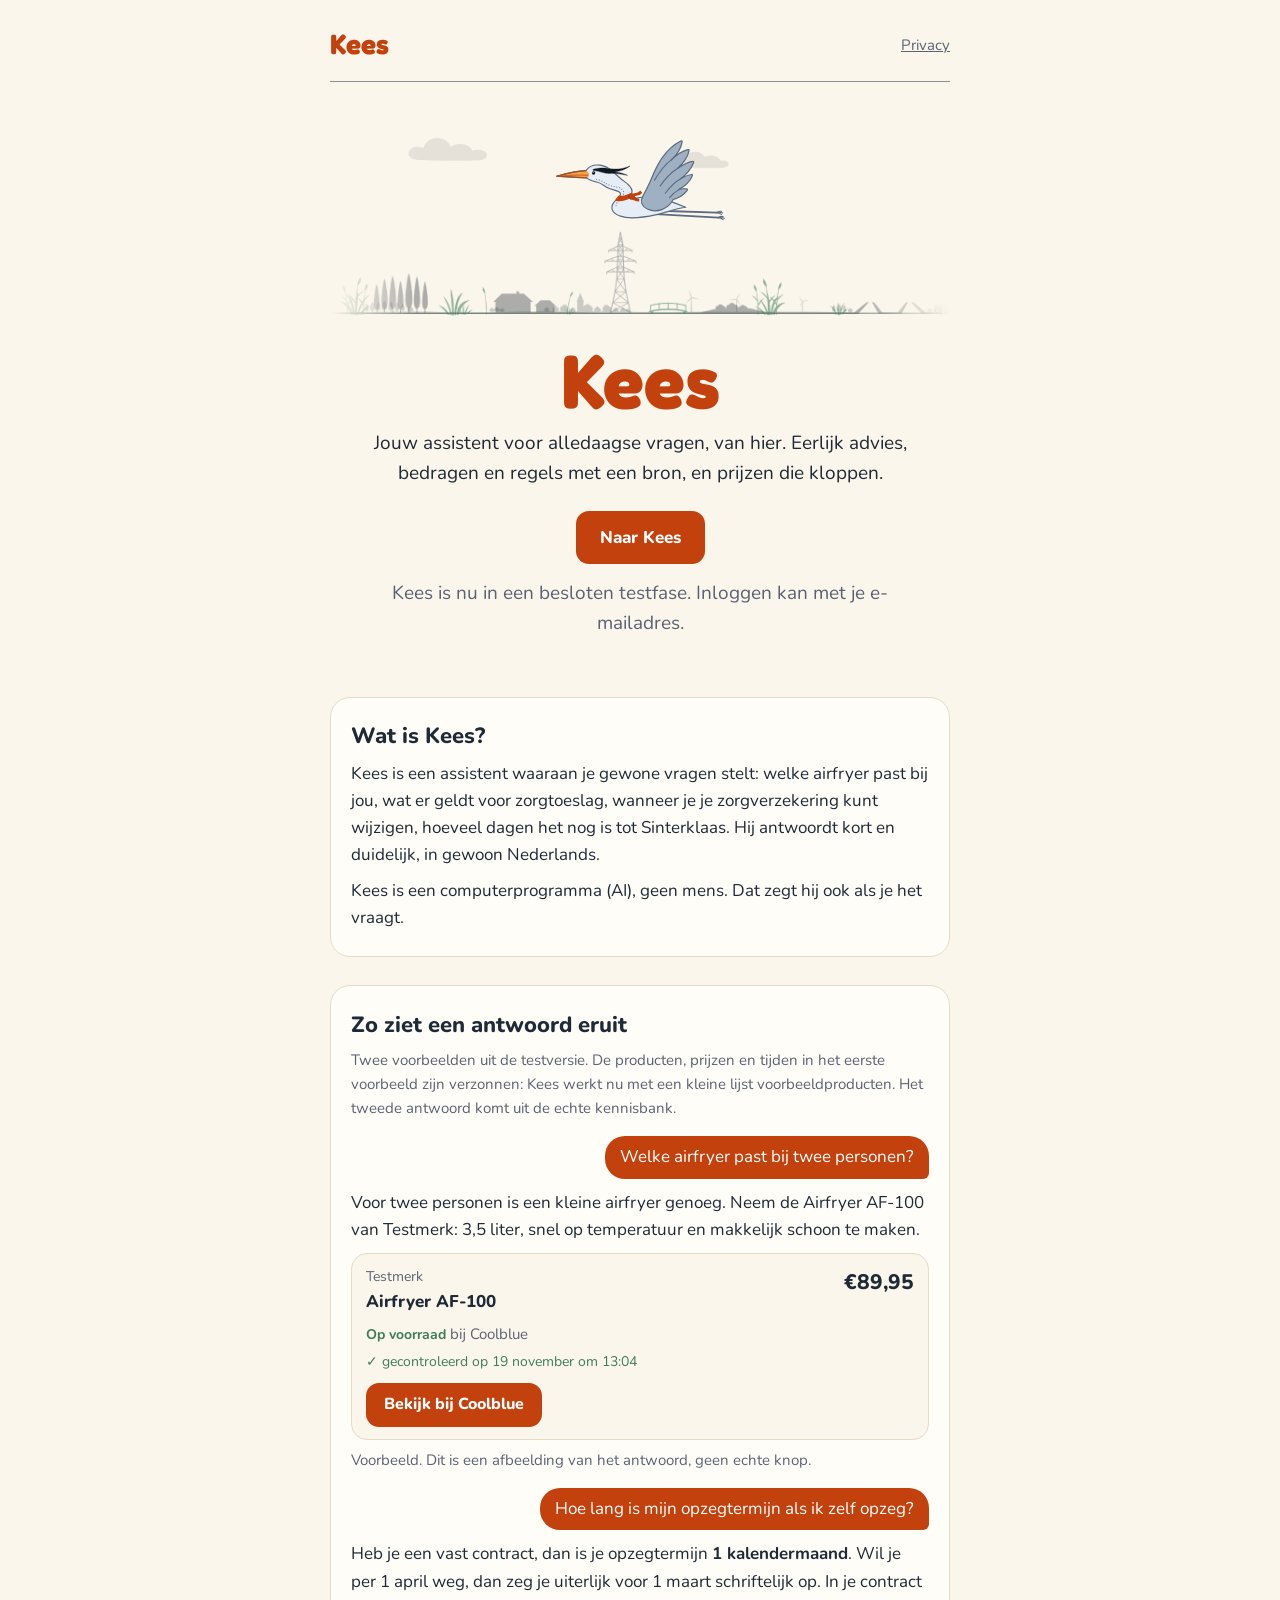
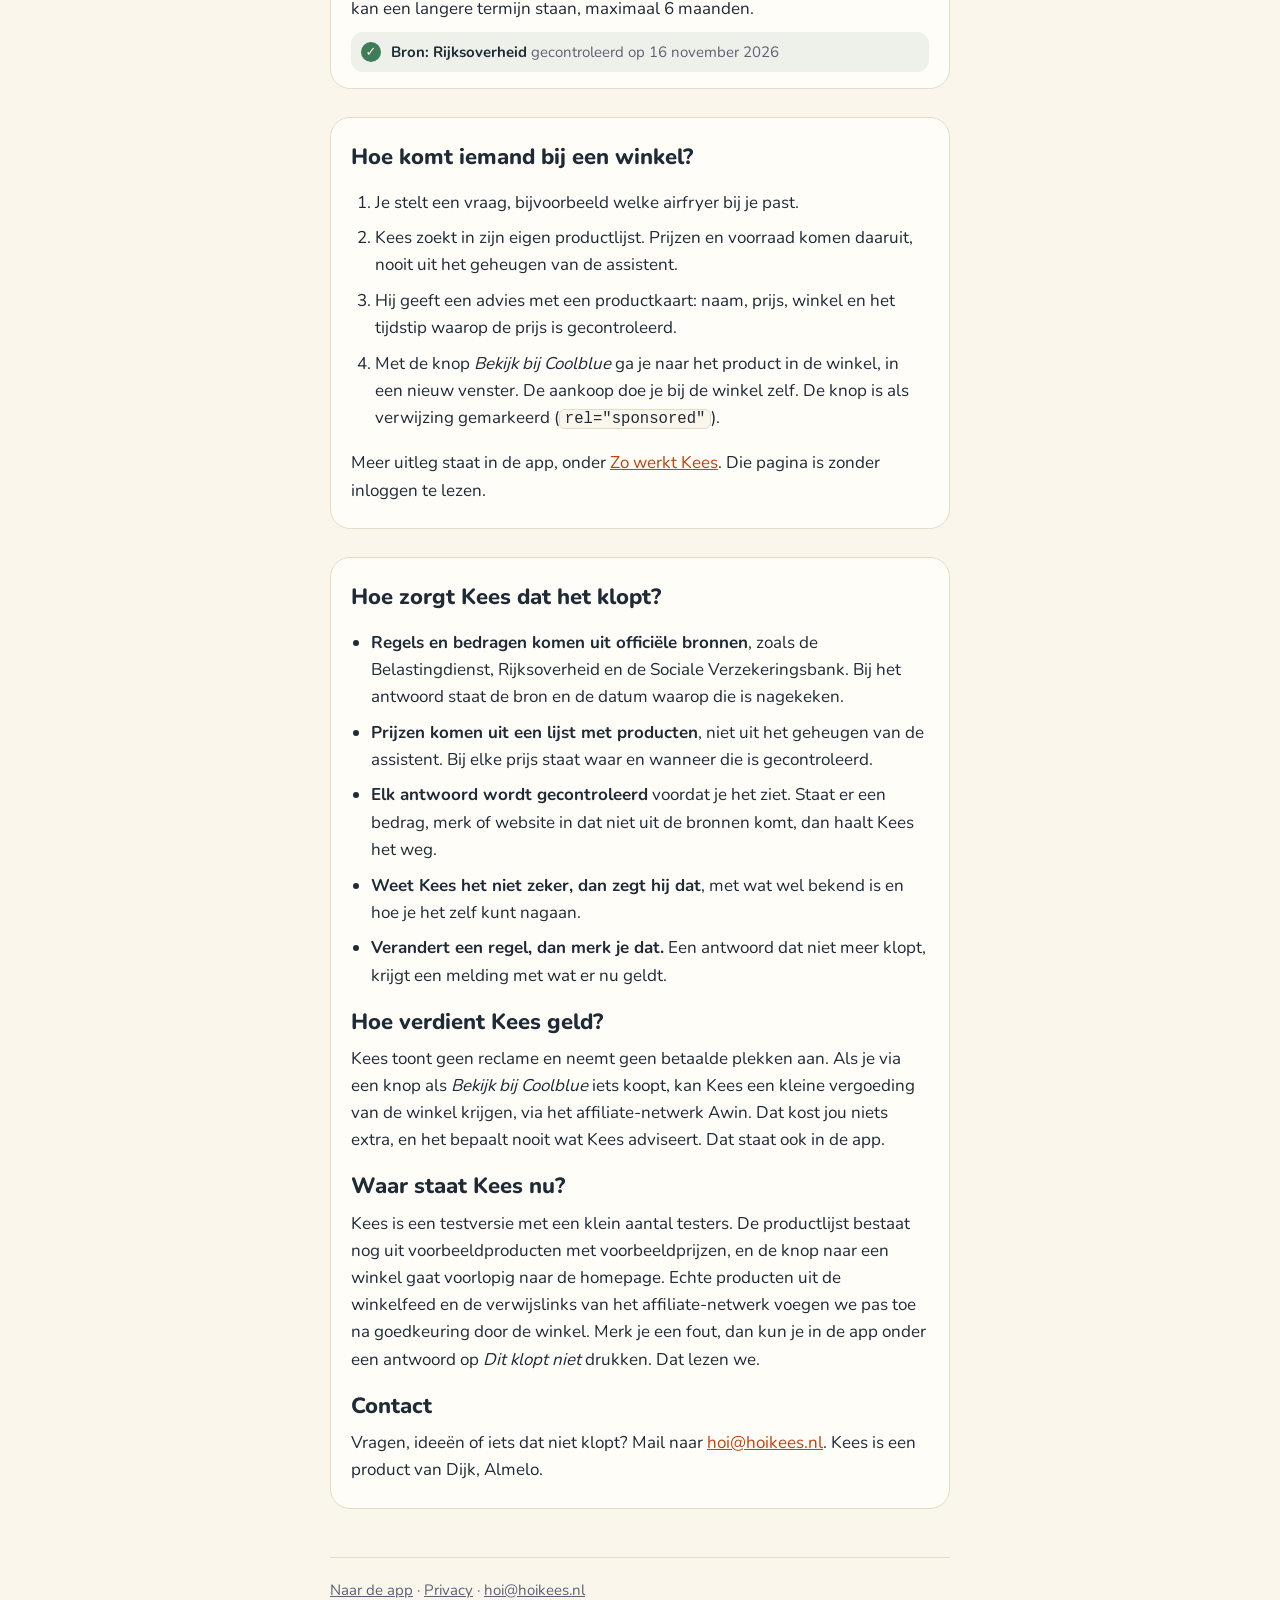
<file: index.html>
<!doctype html>
<html lang="nl">
<head>
<meta charset="utf-8">
<meta name="viewport" content="width=device-width, initial-scale=1">
<!-- Awin -->
<meta name="awin" content="Awin">
<link rel="icon" href="favicon.ico" sizes="48x48">
<link rel="icon" href="favicon-kop-64.png" type="image/png" sizes="64x64">
<link rel="apple-touch-icon" href="apple-touch-icon.png">
<link rel="preload" href="fonts/fredoka-700.woff2" as="font" type="font/woff2" crossorigin>
<link rel="stylesheet" href="style.css?v=3">
<title>Kees · jouw assistent voor alledaagse vragen</title>
<meta name="description" content="Kees is een assistent voor alledaagse vragen in Nederland: eerlijk advies, bedragen en regels met bron, en prijzen die kloppen. Nu in een besloten testfase.">
<meta property="og:title" content="Kees, klaar is Kees">
<meta property="og:description" content="Een assistent voor alledaagse vragen in Nederland. Eerlijk advies, altijd met bron.">
<meta property="og:type" content="website">
<meta property="og:url" content="https://hoikees.nl/">
<meta property="og:image" content="https://hoikees.nl/og.png">
<meta property="og:image:width" content="1200">
<meta property="og:image:height" content="630">
<meta property="og:image:alt" content="Kees de reiger">
<meta name="twitter:card" content="summary_large_image">
<meta name="theme-color" content="#FBF6EC">
</head>
<body>
<div class="wrap">
<header class="top">
  <a class="kees-naam" href="/">Kees</a>
  <nav aria-label="Menu"><a href="privacy.html">Privacy</a></nav>
</header>
<div class="horizon"></div>

<main>
<section class="hero">
  <div class="toneel" role="img" aria-label="Kees de reiger vliegt door een Nederlands polderlandschap">
    <div class="laag laag-wolken" style="--plaatje:url(landschap/laag-wolken.png)"></div>
    <div class="laag laag-ver" style="--plaatje:url(landschap/laag-ver.png)"></div>
    <div class="laag laag-midden" style="--plaatje:url(landschap/laag-midden.png)"></div>
    <div class="laag laag-voor" style="--plaatje:url(landschap/laag-voor.png)"></div>
    <div class="vlieger"><svg aria-hidden="true" focusable="false" xmlns="http://www.w3.org/2000/svg" width="880" height="468" viewBox="0 -9 880 468"  >
  
  

  <g id="kv-poten" fill="none" stroke="#5A6B7F" stroke-linecap="round" stroke-linejoin="round">
    <path stroke-width="8.5" d="M529 365L796 374
      M513 381L803 397"/>
    <path stroke-width="5" d="M794 374C805 371 815 371 823 375
      M794 374C805 375 812 378 817 382
      M795 373C803 369 811 367 817 368
      M801 397C814 395 823 396 831 400
      M801 397C812 398 819 401 825 406
      M802 396C810 392 819 390 825 392"/>
  </g>

  <defs>
    <path id="kv-silhouet" d="M313 183
      C297 168 277 157 254 154
      C225 150 203 160 190 179
      C156 180 100 192 54 205
      C98 208 153 212 194 213
      C205 225 223 229 242 233
      C264 238 272 250 292 260
      C316 272 343 270 349 284
      C356 300 327 311 316 331
      C300 357 316 379 349 390
      C396 407 466 394 517 383
      C563 373 609 354 652 349
      C617 334 579 320 532 309
      C481 297 440 301 409 309
      C396 312 389 310 396 298
      C407 281 405 266 393 252
      C380 235 360 226 346 212
      C333 200 329 198 313 183Z"/>
  </defs>

  <use href="#kv-silhouet" fill="#E6EDF4"/>
  <path id="kv-snavel" transform="translate(0 -48)" fill="#F4A24A" d="M190 227
    C156 228 100 240 54 253
    C98 256 153 260 194 261
    Q207 253 205 244
    Q201 234 190 227Z"/>
  <use href="#kv-silhouet" fill="none" stroke="#5A6B7F" stroke-width="5.5" stroke-linejoin="round"/>
  <g transform="translate(0 -48)">
    <path d="M190 227 C156 228 100 240 54 253 C98 256 153 260 194 261"
      fill="none" stroke="#A64D26" stroke-width="5.5" stroke-linejoin="round"/>
    <path d="M197 249 C160 246 115 248 76 252" fill="none" stroke="#C2410C" stroke-width="3.5" stroke-linecap="round"/>
  </g>

  <g class="vleugel"><path id="kv-vleugel" transform="translate(12 0)" fill="#9FB0C2" stroke="#5A6B7F" stroke-width="5.5" stroke-linejoin="round" d="M462 357
    C437 346 428 323 439 302
    C454 273 469 247 481 216
    C496 180 510 148 533 117
    C554 87 581 60 617 42
    Q625 38 623 47
    C619 73 598 106 573 130
    C595 108 622 89 649 82
    Q657 80 655 88
    C649 118 629 144 603 168
    C627 152 651 139 670 136
    Q678 134 676 143
    C664 174 643 197 617 216
    C634 206 652 199 666 197
    Q674 195 670 204
    C658 231 633 254 607 267
    C620 263 632 262 644 264
    Q651 265 646 272
    C629 294 607 306 582 313
    C557 359 505 377 462 357Z"/>
  <path id="kv-slagpennen" transform="translate(12 0)" fill="none" stroke="#5A6B7F" stroke-width="5" stroke-linecap="round" d="M577 126C540 153 516 188 495 224
    M608 165C574 186 545 216 522 250
    M622 213C589 232 564 257 545 284
    M612 265C591 277 576 290 565 304"/></g>

  <path id="kv-nekstippels" fill="none" stroke="#5A6B7F" stroke-width="5" stroke-linecap="round" stroke-dasharray="0.1 12.5" d="M239 220
    C266 223 278 240 301 248
    C322 256 350 253 361 272
    C372 293 352 304 338 322
    Q329 332 329 344"/>

  <g id="kv-kopdetails" transform="translate(698 57) scale(-1 1)">
    <path id="kv-oogstreep-en-kuif" fill="#111820" stroke="#5A6B7F" stroke-width="3" stroke-linejoin="round" paint-order="stroke" d="M476 117
      C456 111 432 108 407 112
      C374 117 344 118 304 101
      C324 116 349 125 375 128
      C352 130 332 136 316 144
      C346 138 371 134 396 135
      C422 137 448 124 472 122
      Q478 121 476 117 Z"/>
    <circle id="kv-oog" cx="473" cy="133" r="7.8" fill="#111820"/>
    <circle cx="475.1" cy="130.8" r="2.25" fill="#FFFFFF"/>
  </g>

  <g id="kv-sjaal" fill="#C2410C">
    <path d="M397 291C413 278 429 287 441 271
      L450 282C437 299 421 291 404 305Z
      M398 297C414 299 420 310 437 309
      L436 322C416 324 407 312 394 312Z"/>
    <path d="M345 294C363 299 381 292 399 282
      Q404 280 405 286L404 297
      Q402 303 397 306
      C379 317 352 324 331 320
      Q325 319 326 314L337 299
      Q340 294 345 294Z"/>
    <path d="M391 288C399 284 409 286 413 292
      C418 298 414 307 407 310
      C398 314 390 310 387 304
      Q383 294 391 288Z"/>
    <path d="M390 290Q384 298 391 306 M412 301Q419 303 423 307"
      fill="none" stroke="#803313" stroke-width="3.5" stroke-linecap="round"/>
  </g>
</svg>
</div>
  </div>
  <h1>Kees</h1>
  <p>Jouw assistent voor alledaagse vragen, van hier. Eerlijk advies, bedragen en regels met een bron, en prijzen die kloppen.</p>
  <a class="knop" href="https://app.hoikees.nl">Naar Kees</a>
  <p class="klein" style="margin-top:14px">Kees is nu in een besloten testfase. Inloggen kan met je e-mailadres.</p>
</section>

<section class="kaart">
  <h2>Wat is Kees?</h2>
  <p>Kees is een assistent waaraan je gewone vragen stelt: welke airfryer past bij jou, wat er geldt voor zorgtoeslag, wanneer je je zorgverzekering kunt wijzigen, hoeveel dagen het nog is tot Sinterklaas. Hij antwoordt kort en duidelijk, in gewoon Nederlands.</p>
  <p>Kees is een computerprogramma (AI), geen mens. Dat zegt hij ook als je het vraagt.</p>
</section>

<section class="kaart" aria-labelledby="voorbeeld-kop">
  <h2 id="voorbeeld-kop">Zo ziet een antwoord eruit</h2>
  <p class="klein">Twee voorbeelden uit de testversie. De producten, prijzen en tijden in het eerste voorbeeld zijn verzonnen: Kees werkt nu met een kleine lijst voorbeeldproducten. Het tweede antwoord komt uit de echte kennisbank.</p>

  <figure class="voorbeeld" aria-label="Voorbeeld: een productvraag">
    <div class="v-vraag">Welke airfryer past bij twee personen?</div>
    <div class="v-antwoord">
      <p>Voor twee personen is een kleine airfryer genoeg. Neem de Airfryer AF-100 van Testmerk: 3,5 liter, snel op temperatuur en makkelijk schoon te maken.</p>
      <div class="v-product">
        <div class="v-kop"><div><span class="v-merk">Testmerk</span><span class="v-naam">Airfryer AF-100</span></div><div class="v-prijs">&euro;89,95</div></div>
        <div class="v-regel"><span class="v-voorraad">Op voorraad</span> <span class="klein">bij Coolblue</span></div>
        <div class="v-controle"><span aria-hidden="true">&#10003;</span> gecontroleerd op 19 november om 13:04</div>
        <span class="knop v-knop">Bekijk bij Coolblue</span>
      </div>
    </div>
    <figcaption class="klein">Voorbeeld. Dit is een afbeelding van het antwoord, geen echte knop.</figcaption>
  </figure>

  <figure class="voorbeeld" aria-label="Voorbeeld: een vraag over een regel">
    <div class="v-vraag">Hoe lang is mijn opzegtermijn als ik zelf opzeg?</div>
    <div class="v-antwoord">
      <p>Heb je een vast contract, dan is je opzegtermijn <strong>1 kalendermaand</strong>. Wil je per 1 april weg, dan zeg je uiterlijk voor 1 maart schriftelijk op. In je contract kan een langere termijn staan, maximaal 6 maanden.</p>
      <div class="v-bron"><span class="v-vink" aria-hidden="true">&#10003;</span><span><strong>Bron: Rijksoverheid</strong> <span class="klein">gecontroleerd op 16 november 2026</span></span></div>
    </div>
  </figure>
</section>

<section class="kaart" aria-labelledby="winkel-kop">
  <h2 id="winkel-kop">Hoe komt iemand bij een winkel?</h2>
  <ol>
    <li>Je stelt een vraag, bijvoorbeeld welke airfryer bij je past.</li>
    <li>Kees zoekt in zijn eigen productlijst. Prijzen en voorraad komen daaruit, nooit uit het geheugen van de assistent.</li>
    <li>Hij geeft een advies met een productkaart: naam, prijs, winkel en het tijdstip waarop de prijs is gecontroleerd.</li>
    <li>Met de knop <em>Bekijk bij Coolblue</em> ga je naar het product in de winkel, in een nieuw venster. De aankoop doe je bij de winkel zelf. De knop is als verwijzing gemarkeerd (<code>rel="sponsored"</code>).</li>
  </ol>
  <p>Meer uitleg staat in de app, onder <a href="https://app.hoikees.nl/#uitleg">Zo werkt Kees</a>. Die pagina is zonder inloggen te lezen.</p>
</section>

<section class="kaart">
  <h2>Hoe zorgt Kees dat het klopt?</h2>
  <ul>
    <li><strong>Regels en bedragen komen uit officiële bronnen</strong>, zoals de Belastingdienst, Rijksoverheid en de Sociale Verzekeringsbank. Bij het antwoord staat de bron en de datum waarop die is nagekeken.</li>
    <li><strong>Prijzen komen uit een lijst met producten</strong>, niet uit het geheugen van de assistent. Bij elke prijs staat waar en wanneer die is gecontroleerd.</li>
    <li><strong>Elk antwoord wordt gecontroleerd</strong> voordat je het ziet. Staat er een bedrag, merk of website in dat niet uit de bronnen komt, dan haalt Kees het weg.</li>
    <li><strong>Weet Kees het niet zeker, dan zegt hij dat</strong>, met wat wel bekend is en hoe je het zelf kunt nagaan.</li>
    <li><strong>Verandert een regel, dan merk je dat.</strong> Een antwoord dat niet meer klopt, krijgt een melding met wat er nu geldt.</li>
  </ul>

  <h2>Hoe verdient Kees geld?</h2>
  <p>Kees toont geen reclame en neemt geen betaalde plekken aan. Als je via een knop als <em>Bekijk bij Coolblue</em> iets koopt, kan Kees een kleine vergoeding van de winkel krijgen, via het affiliate-netwerk Awin. Dat kost jou niets extra, en het bepaalt nooit wat Kees adviseert. Dat staat ook in de app.</p>

  <h2>Waar staat Kees nu?</h2>
  <p>Kees is een testversie met een klein aantal testers. De productlijst bestaat nog uit voorbeeldproducten met voorbeeldprijzen, en de knop naar een winkel gaat voorlopig naar de homepage. Echte producten uit de winkelfeed en de verwijslinks van het affiliate-netwerk voegen we pas toe na goedkeuring door de winkel. Merk je een fout, dan kun je in de app onder een antwoord op <em>Dit klopt niet</em> drukken. Dat lezen we.</p>

  <h2>Contact</h2>
  <p>Vragen, ideeën of iets dat niet klopt? Mail naar <a href="mailto:hoi@hoikees.nl">hoi@hoikees.nl</a>. Kees is een product van Dijk, Almelo.</p>
</section>
</main>

<footer>
  <a href="https://app.hoikees.nl">Naar de app</a> · <a href="privacy.html">Privacy</a> · <a href="mailto:hoi@hoikees.nl">hoi@hoikees.nl</a>
</footer>
</div>
</body>
</html>
</file>
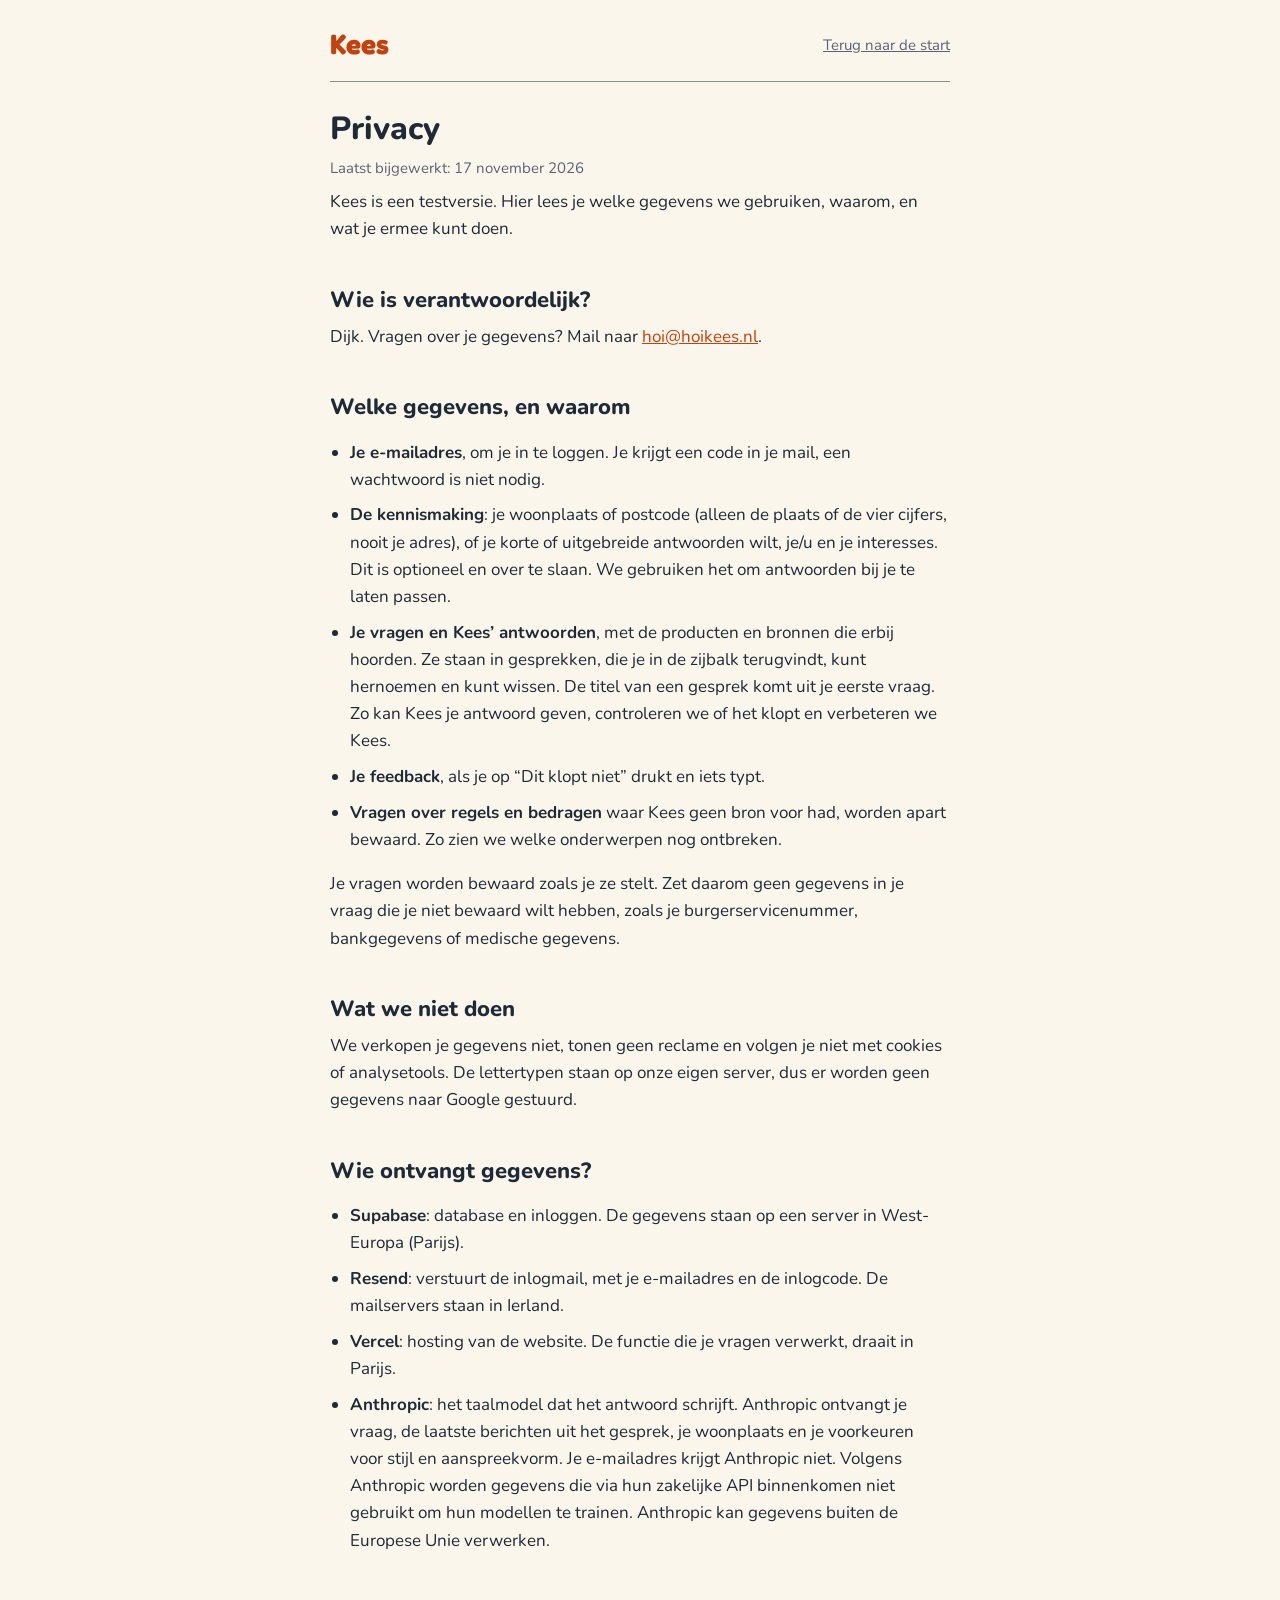
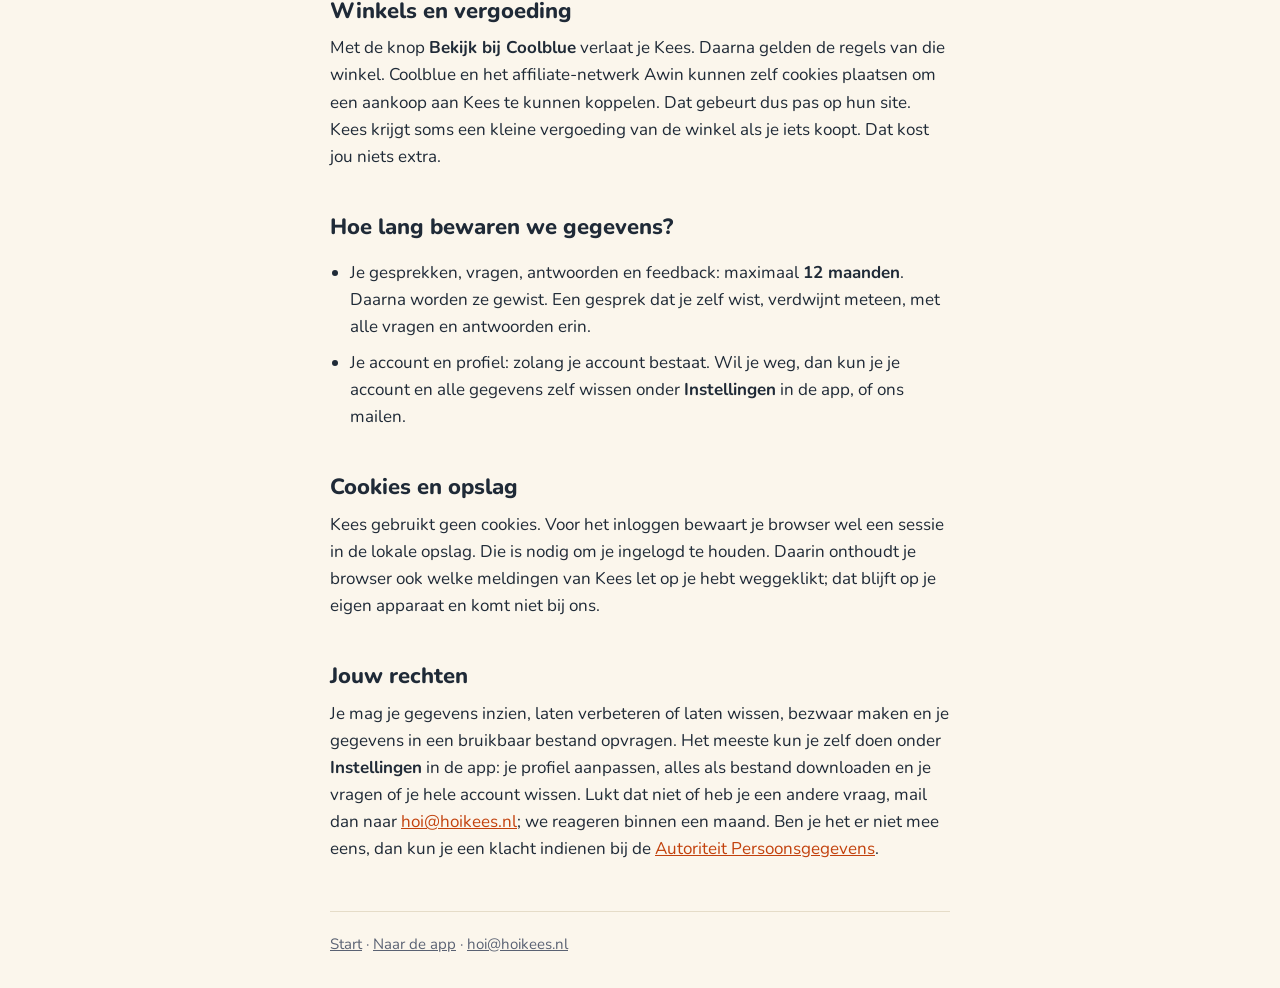
<file: privacy.html>
<!doctype html>
<html lang="nl">
<head>
<meta charset="utf-8">
<meta name="viewport" content="width=device-width, initial-scale=1">
<!-- Awin -->
<meta name="awin" content="Awin">
<link rel="icon" href="favicon.ico" sizes="48x48">
<link rel="icon" href="favicon-kop-64.png" type="image/png" sizes="64x64">
<link rel="apple-touch-icon" href="apple-touch-icon.png">
<link rel="preload" href="fonts/fredoka-700.woff2" as="font" type="font/woff2" crossorigin>
<link rel="stylesheet" href="style.css?v=2">
<title>Privacy · Kees</title>
<meta name="description" content="Welke gegevens Kees gebruikt, waarom, en wat je ermee kunt doen.">
</head>
<body>
<div class="wrap">
<header class="top">
  <a class="kees-naam" href="/">Kees</a>
  <nav aria-label="Menu"><a href="/">Terug naar de start</a></nav>
</header>
<div class="horizon"></div>
<main>
<article>
<h1>Privacy</h1>
<p class="klein">Laatst bijgewerkt: 17 november 2026</p>
<p>Kees is een testversie. Hier lees je welke gegevens we gebruiken, waarom, en wat je ermee kunt doen.</p>

<h2>Wie is verantwoordelijk?</h2>
<p>Dijk. Vragen over je gegevens? Mail naar <a href="mailto:hoi@hoikees.nl">hoi@hoikees.nl</a>.</p>

<h2>Welke gegevens, en waarom</h2>
<ul>
  <li><strong>Je e-mailadres</strong>, om je in te loggen. Je krijgt een code in je mail, een wachtwoord is niet nodig.</li>
  <li><strong>De kennismaking</strong>: je woonplaats of postcode (alleen de plaats of de vier cijfers, nooit je adres), of je korte of uitgebreide antwoorden wilt, je/u en je interesses. Dit is optioneel en over te slaan. We gebruiken het om antwoorden bij je te laten passen.</li>
  <li><strong>Je vragen en Kees’ antwoorden</strong>, met de producten en bronnen die erbij hoorden. Ze staan in gesprekken, die je in de zijbalk terugvindt, kunt hernoemen en kunt wissen. De titel van een gesprek komt uit je eerste vraag. Zo kan Kees je antwoord geven, controleren we of het klopt en verbeteren we Kees.</li>
  <li><strong>Je feedback</strong>, als je op “Dit klopt niet” drukt en iets typt.</li>
  <li><strong>Vragen over regels en bedragen</strong> waar Kees geen bron voor had, worden apart bewaard. Zo zien we welke onderwerpen nog ontbreken.</li>
</ul>
<p>Je vragen worden bewaard zoals je ze stelt. Zet daarom geen gegevens in je vraag die je niet bewaard wilt hebben, zoals je burgerservicenummer, bankgegevens of medische gegevens.</p>

<h2>Wat we niet doen</h2>
<p>We verkopen je gegevens niet, tonen geen reclame en volgen je niet met cookies of analysetools. De lettertypen staan op onze eigen server, dus er worden geen gegevens naar Google gestuurd.</p>

<h2>Wie ontvangt gegevens?</h2>
<ul>
  <li><strong>Supabase</strong>: database en inloggen. De gegevens staan op een server in West-Europa (Parijs).</li>
  <li><strong>Resend</strong>: verstuurt de inlogmail, met je e-mailadres en de inlogcode. De mailservers staan in Ierland.</li>
  <li><strong>Vercel</strong>: hosting van de website. De functie die je vragen verwerkt, draait in Parijs.</li>
  <li><strong>Anthropic</strong>: het taalmodel dat het antwoord schrijft. Anthropic ontvangt je vraag, de laatste berichten uit het gesprek, je woonplaats en je voorkeuren voor stijl en aanspreekvorm. Je e-mailadres krijgt Anthropic niet. Volgens Anthropic worden gegevens die via hun zakelijke API binnenkomen niet gebruikt om hun modellen te trainen. Anthropic kan gegevens buiten de Europese Unie verwerken.</li>
</ul>

<h2>Winkels en vergoeding</h2>
<p>Met de knop <strong>Bekijk bij Coolblue</strong> verlaat je Kees. Daarna gelden de regels van die winkel. Coolblue en het affiliate-netwerk Awin kunnen zelf cookies plaatsen om een aankoop aan Kees te kunnen koppelen. Dat gebeurt dus pas op hun site. Kees krijgt soms een kleine vergoeding van de winkel als je iets koopt. Dat kost jou niets extra.</p>

<h2>Hoe lang bewaren we gegevens?</h2>
<ul>
  <li>Je gesprekken, vragen, antwoorden en feedback: maximaal <strong>12 maanden</strong>. Daarna worden ze gewist. Een gesprek dat je zelf wist, verdwijnt meteen, met alle vragen en antwoorden erin.</li>
  <li>Je account en profiel: zolang je account bestaat. Wil je weg, dan kun je je account en alle gegevens zelf wissen onder <strong>Instellingen</strong> in de app, of ons mailen.</li>
</ul>

<h2>Cookies en opslag</h2>
<p>Kees gebruikt geen cookies. Voor het inloggen bewaart je browser wel een sessie in de lokale opslag. Die is nodig om je ingelogd te houden. Daarin onthoudt je browser ook welke meldingen van Kees let op je hebt weggeklikt; dat blijft op je eigen apparaat en komt niet bij ons.</p>

<h2>Jouw rechten</h2>
<p>Je mag je gegevens inzien, laten verbeteren of laten wissen, bezwaar maken en je gegevens in een bruikbaar bestand opvragen. Het meeste kun je zelf doen onder <strong>Instellingen</strong> in de app: je profiel aanpassen, alles als bestand downloaden en je vragen of je hele account wissen. Lukt dat niet of heb je een andere vraag, mail dan naar <a href="mailto:hoi@hoikees.nl">hoi@hoikees.nl</a>; we reageren binnen een maand. Ben je het er niet mee eens, dan kun je een klacht indienen bij de <a href="https://autoriteitpersoonsgegevens.nl" rel="noopener">Autoriteit Persoonsgegevens</a>.</p>
</article>
</main>
<footer>
  <a href="/">Start</a> · <a href="https://app.hoikees.nl">Naar de app</a> · <a href="mailto:hoi@hoikees.nl">hoi@hoikees.nl</a>
</footer>
</div>
</body>
</html>
</file>
<file: style.css>
@font-face{font-family:Nunito;font-weight:400;font-display:swap;src:url(fonts/nunito-400.woff2) format("woff2")}
@font-face{font-family:Nunito;font-weight:700;font-display:swap;src:url(fonts/nunito-700.woff2) format("woff2")}
@font-face{font-family:Nunito;font-weight:800;font-display:swap;src:url(fonts/nunito-800.woff2) format("woff2")}
@font-face{font-family:Fredoka;font-weight:700;font-display:swap;src:url(fonts/fredoka-700.woff2) format("woff2")}
:root{--oranje:#C2410C;--creme:#FBF6EC;--inkt:#1F2A37;--groen:#3F7D58;--grijs:#5A6273;--lijn:#E5DCC8;--kaart:#FFFDF8;--rand:#8A8470;--poot:#1F2A37;--knoptekst:#fff}
@media (prefers-color-scheme:dark){:root{--oranje:#F07A3C;--creme:#141B24;--inkt:#F3ECDD;--groen:#7CC49A;--grijs:#A9B1BE;--lijn:#2C3846;--kaart:#1B2430;--rand:#6F7F93;--poot:#E6EDF4;--knoptekst:#141B24}}
*{box-sizing:border-box}
body{margin:0;background:var(--creme);color:var(--inkt);font-family:Nunito,system-ui,sans-serif;font-size:17px;line-height:1.6}
a{color:var(--oranje)}
a:focus-visible,.knop:focus-visible{outline:3px solid var(--oranje);outline-offset:3px}
.wrap{max-width:660px;margin:0 auto;padding:0 20px}
.kees-naam{font-family:Fredoka,Nunito,sans-serif;font-weight:700;color:var(--oranje)}
header.top{display:flex;align-items:center;justify-content:space-between;padding:22px 0 0}
header.top .kees-naam{font-size:28px;text-decoration:none}
header.top nav a{font-size:15px;color:var(--grijs)}
.horizon{height:1px;background:var(--inkt);opacity:.5;margin:14px 0 0}
.hero{text-align:center;padding:36px 0 8px}

h1{font-family:Fredoka,Nunito,sans-serif;font-weight:700;font-size:clamp(46px,11vw,76px);line-height:1;margin:14px 0 10px;color:var(--oranje)}
.hero p{font-size:19px;margin:0 auto 22px;max-width:30em}
.knop{display:inline-block;background:var(--oranje);color:var(--knoptekst);font-weight:800;text-decoration:none;border-radius:13px;padding:13px 24px}
.klein{font-size:15px;color:var(--grijs)}
h2{font-weight:800;font-size:22px;line-height:1.25;margin:2em 0 .4em}
p,li{margin:.5em 0}
ul{padding-left:1.2em}
.kaart{background:var(--kaart);border:1px solid var(--lijn);border-radius:20px;padding:6px 20px 16px;margin-top:28px}
.kaart h2{margin-top:.9em}
.groen{color:var(--groen);font-weight:700}
footer{margin-top:48px;padding:20px 0 32px;border-top:1px solid var(--lijn);font-size:15px;color:var(--grijs)}
footer a{color:inherit}
.legs{stroke:var(--poot)}

article h1{font-family:Nunito,system-ui,sans-serif;font-weight:800;font-size:32px;line-height:1.2;color:var(--inkt);margin:28px 0 6px}

/* Kees vliegt door een polderlandschap: vier zwarte silhouetten als masker, zodat ze in licht en donker de juiste kleur krijgen. */
.toneel{position:relative;height:210px;max-width:660px;margin:0 auto 6px;overflow:hidden;-webkit-mask-image:linear-gradient(to right,transparent,#000 14%,#000 86%,transparent);mask-image:linear-gradient(to right,transparent,#000 14%,#000 86%,transparent)} /* geen kader: het landschap loopt aan de zijkanten zacht uit */
.laag{position:absolute;left:0;bottom:0;--h:140px;height:var(--h);width:calc(100% + var(--h)*8);background:var(--inkt);-webkit-mask:var(--plaatje) repeat-x 0 0/auto 100%;mask:var(--plaatje) repeat-x 0 0/auto 100%;animation:schuif var(--duur) linear infinite;will-change:transform}
.laag-wolken{--h:210px;--duur:260s;opacity:.10}
.laag-ver{--duur:95s;opacity:.22}
.laag-midden{--duur:46s;opacity:.36}
.laag-voor{--duur:24s;opacity:.6;background:var(--groen)}
.vlieger{position:absolute;left:50%;top:12px;width:190px;margin-left:-95px;animation:zweef 3s ease-in-out infinite}
.vlieger svg{display:block;width:100%;height:auto}
.vlieger .vleugel{transform-box:view-box;transform-origin:500px 349px;animation:klap .8s ease-in-out infinite alternate}
@keyframes schuif{to{transform:translateX(calc(var(--h)*-8))}}
@keyframes zweef{50%{transform:translateY(-6px)}}
@keyframes klap{from{transform:rotate(-6deg)}to{transform:rotate(10deg)}}
@media (prefers-reduced-motion:reduce){.laag,.vlieger,.vlieger .vleugel{animation:none}}

/* Voorbeelden van een antwoord: dezelfde looks als in de app (bronstrook en productkaart), maar als afbeelding, niet bedienbaar. */
.voorbeeld{margin:16px 0 0;padding:0}
.v-vraag{margin:0 0 10px auto;width:fit-content;max-width:88%;background:var(--oranje);color:var(--knoptekst);border-radius:20px 20px 6px 20px;padding:9px 15px;line-height:1.45}
.v-antwoord{max-width:38em}
.v-antwoord p{margin:.2em 0 .6em}
.v-product{background:var(--creme);border:1px solid var(--lijn);border-radius:16px;padding:12px 14px}
.v-kop{display:flex;justify-content:space-between;gap:12px;align-items:flex-start}
.v-merk{display:block;font-size:14px;color:var(--grijs)}
.v-naam{display:block;font-weight:800}
.v-prijs{font-weight:800;font-size:21px}
.v-regel{margin:4px 0}
.v-voorraad{display:inline-block;font-size:14px;font-weight:700;color:var(--groen)}
.v-controle{font-size:14px;color:var(--groen);margin:2px 0 10px}
.v-knop{padding:9px 18px;font-size:16px;cursor:default}
.v-bron{display:flex;gap:10px;align-items:center;background:color-mix(in srgb,var(--groen) 9%,var(--kaart));border-radius:12px;padding:8px 12px 8px 10px;font-size:15px}
.v-vink{flex:none;width:20px;height:20px;border-radius:50%;background:var(--groen);color:var(--creme);display:grid;place-items:center;font-size:13px;font-weight:800;line-height:1}
figcaption{margin-top:8px}
ol{padding-left:1.4em}
code{font-size:.92em;background:var(--creme);border:1px solid var(--lijn);border-radius:6px;padding:0 5px}
</file>
